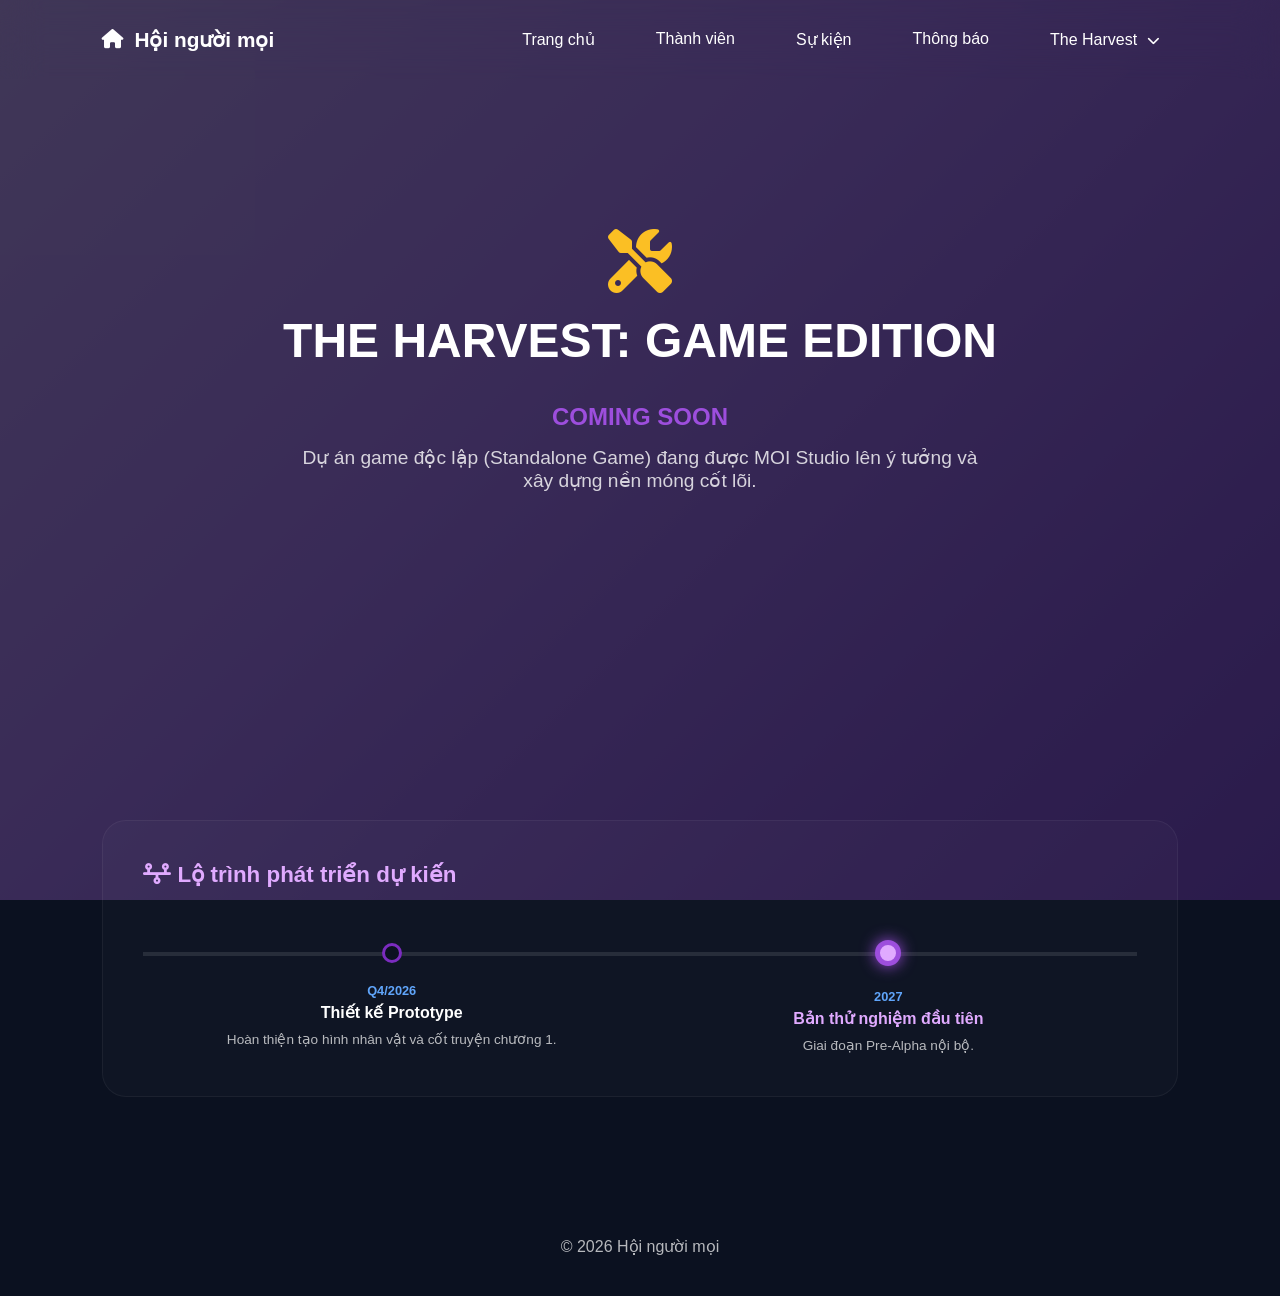
<file: harvest-game.html>
<!doctype html>
<html lang="vi">
  <head>
    <meta charset="UTF-8" />
    <meta name="viewport" content="width=device-width, initial-scale=1.0" />
    <title>The Harvest: Game Edition - Hội người mọi</title>
    <link rel="icon" href="assets/logo.png" />
    <link rel="stylesheet" href="css/style.css" />
    <link
      rel="stylesheet"
      href="https://cdnjs.cloudflare.com/ajax/libs/font-awesome/6.5.2/css/all.min.css"
    />
    <link rel="stylesheet" href="https://unpkg.com/aos@next/dist/aos.css" />
  </head>
  <body>
    <div class="background"></div>
    <!-- Chèn NAV Đã sửa đổi ở Phần 2 vào đây -->

    <nav>
      <a href="index.html" class="nav-logo">
        <i class="fa-solid fa-house"></i>
        Hội người mọi
      </a>

      <button class="menu-toggle" title="Mở menu">
        <i class="fa-solid fa-bars"></i>
      </button>

      <div class="nav-links">
        <a href="index.html">Trang chủ</a>
        <a href="members.html">Thành viên</a>
        <a href="events.html">Sự kiện</a>
        <a href="announce.html">Thông báo</a>

        <!-- Menu thả xuống dành cho The Harvest -->
        <div class="nav-dropdown">
          <a href="javascript:void(0);" class="dropdown-toggle"
            >The Harvest
            <i
              class="fa-solid fa-chevron-down"
              style="font-size: 0.8rem; margin-left: 5px"
            ></i
          ></a>
          <div class="dropdown-menu">
            <a href="harvest-game.html">Game Edition</a>
            <a href="harvest-minecraft.html">Minecraft Modpack Edition</a>
            <a href="harvest-bot.html">Discord Bot Game Edition</a>
          </div>
        </div>
      </div>
    </nav>

    <header class="hero" data-aos="fade-up" style="min-height: 80vh">
      <i
        class="fa-solid fa-screwdriver-wrench"
        style="
          font-size: 4rem;
          color: #fbbf24;
          margin-bottom: 20px;
          animation: glow 1.5s infinite alternate;
        "
      ></i>
      <h1>THE HARVEST: GAME EDITION</h1>
      <h2 style="color: #9d4edd; margin: 15px 0">COMING SOON</h2>
      <p>
        Dự án game độc lập (Standalone Game) đang được MOI Studio lên ý tưởng và
        xây dựng nền móng cốt lõi.
      </p>
    </header>

    <section class="harvest-overview-section" data-aos="fade-up">
      <div class="roadmap-container">
        <h3>
          <i class="fa-solid fa-timeline"></i> Lộ trình phát triển dự kiến
        </h3>
        <div class="timeline-wrapper" id="gameRoadmapTimeline"></div>
      </div>
    </section>

    <!-- Khu vực nạp dữ liệu rỗng tự động -->
    <div id="harvestEventsPage" style="display: none"></div>
    <div id="harvestAnnouncementsPage" style="display: none"></div>

    <footer>© 2026 Hội người mọi</footer>
    <script src="js/main.js"></script>
    <script src="https://unpkg.com/aos@next/dist/aos.js"></script>
    <script>
      AOS.init({ duration: 800, once: false, offset: 100 });
    </script>
  </body>
</html>
</file>
<file: css/style.css>
* {
  margin: 0;
  padding: 0;
  box-sizing: border-box;
}

body {
  font-family:
    Segoe UI,
    sans-serif;

  background: #0b1120;

  color: white;

  overflow-x: hidden;
}

nav {
  position: fixed;

  top: 0;

  width: 100%;

  padding: 20px 8%;

  display: flex;

  justify-content: space-between;

  align-items: center;

  -webkit-backdrop-filter: blur(15px);

  backdrop-filter: blur(20px);

  z-index: 100;
}

.nav-links a.active {
  background: #7c1dbb;

  box-shadow: 0 0 20px rgba(255, 255, 255, 0.384);
}

.nav-links {
  display: flex;

  gap: 25px;
}

.nav-links a {
  text-decoration: none;

  color: white;

  padding: 10px 18px;

  border-radius: 12px;

  transition: all 0.3s ease;
}

.nav-links a:hover {
  background: rgba(255, 255, 255, 0.384);

  box-shadow: 0 0 20px rgba(255, 255, 255, 0.384);

  transform: translateY(-2px);
}

.hero {
  min-height: 61vh;

  display: flex;

  flex-direction: column;

  justify-content: center;

  align-items: center;

  text-align: center;

  padding: 20px;
}

.logo {
  width: 180px;

  border-radius: 50%;

  margin-bottom: 20px;

  animation: glow 1.5s infinite alternate;
}

.nav-logo {
  display: flex;

  align-items: center;

  gap: 10px;

  font-size: 1.3rem;

  font-weight: 700;

  color: white;

  text-decoration: none;

  transition: all 0.3s ease;
}

.nav-logo:hover {
  color: #5865f2;

  transform: translateY(-2px);
}

.nav-logo i {
  font-size: 1.2rem;

  transition: all 0.3s ease;
}

.nav-logo:hover i {
  transform: scale(1.2);
}

@keyframes glow {
  from {
    box-shadow: 0 0 15px rgba(255, 255, 255, 0.2);
  }

  to {
    box-shadow: 0 0 35px rgba(88, 101, 242, 0.7);
  }
}

.hero h1 {
  font-size: 3rem;

  margin-bottom: 20px;
}

.hero p {
  max-width: 700px;

  font-size: 1.2rem;

  opacity: 0.8;
}

.hero-buttons {
  margin-top: 30px;

  display: flex;

  gap: 20px;

  flex-wrap: wrap;
}

.background {
  position: fixed;

  inset: 0;

  z-index: -1;

  background: linear-gradient(
    -45deg,
    #3c096c,
    #5a189a,
    #7b2cbf,
    #9d4edd,
    #c77dff,
    #e0aaff
  );

  background-size: 200% 200%;

  animation: bgMoveMobile 12s ease infinite;
  opacity: 0.25;

  animation: bgMove 15s ease infinite;

  opacity: 0.25;

  will-change: transform;
}

@keyframes bgMove {
  0% {
    background-position: 0% 50%;
  }

  50% {
    background-position: 100% 50%;
  }

  100% {
    background-position: 0% 50%;
  }
}

@keyframes bgMoveMobile {
  0% {
    transform: scale(1) rotate(0deg);
  }
  50% {
    transform: scale(1.1) rotate(2deg);
  }
  100% {
    transform: scale(1) rotate(0deg);
  }
}

.members-page {
  padding-top: 120px;

  padding-left: 8%;

  padding-right: 8%;
}

.members-page h1 {
  text-align: center;

  margin-bottom: 50px;
}

#membersContainer {
  display: grid;

  grid-template-columns: repeat(auto-fit, minmax(3px, 320px));

  gap: 25px;
}

.member-card {
  background: rgba(255, 255, 255, 0.08);

  -webkit-backdrop-filter: blur(15px);

  backdrop-filter: blur(15px);

  border: 1px solid rgba(255, 255, 255, 0.1);

  border-radius: 20px;

  padding: 25px;

  text-align: center;

  flex: 0 0 320px;

  width: 320px;

  transform: scale(0.95);

  transition: transform 0.3s ease;

  position: relative;
}

.member-card:hover {
  transform: translateY(-4px) scale(1.02) !important;
  z-index: 4;
  box-shadow: 0 0 25px rgba(0, 0, 0, 0.3);
}

.member-card img {
  width: 120px;

  height: 120px;

  border-radius: 50%;

  object-fit: cover;

  margin-bottom: 15px;
}

.member-card h3 {
  margin-bottom: 10px;
}

.member-card span {
  display: inline-block;

  background: #5865f2;

  padding: 5px 12px;

  border-radius: 10px;

  margin-bottom: 15px;
}

.events-page {
  padding-top: 120px;

  padding-left: 8%;

  padding-right: 8%;
}

.events-page h1 {
  text-align: center;

  margin-bottom: 50px;
}

#eventsContainer {
  display: flex;

  flex-direction: column;

  gap: 25px;

  max-width: 500px;

  margin: auto;
}

.event-card {
  overflow: hidden;

  background: rgba(255, 255, 255, 0.08);

  -webkit-backdrop-filter: blur(15px);

  backdrop-filter: blur(15px);

  border-radius: 20px;

  border: 1px solid rgba(255, 255, 255, 0.1);

  transform: scale(0.95);

  transition: transform 0.3s ease;
}

.event-card:hover {
  transform: translateY(-8px) !important;
  box-shadow: 0 0 25px rgba(0, 0, 0, 0.3);
}

.event-banner {
  width: 100%;

  height: 220px;

  object-fit: cover;
}

.event-content {
  padding: 20px;
}

.event-date {
  margin: 15px 0;

  color: #60a5fa;
}

.event-btn {
  display: inline-block;

  margin-top: 15px;

  padding: 10px 20px;

  border-radius: 10px;

  background: #5865f2;

  color: white;

  text-decoration: none;

  transition: all 0.3s ease;
}

.event-btn:hover {
  transform: translateY(-2px);

  background: rgba(255, 255, 255, 0.384);

  box-shadow: 0 0 20px rgba(255, 255, 255, 0.384);
}

.announce-page {
  padding-top: 120px;

  padding-left: 8%;

  padding-right: 8%;
}

.announce-page h1 {
  text-align: center;

  margin-bottom: 50px;
}

#announceContainer {
  display: flex;

  flex-direction: column;

  gap: 25px;

  max-width: 1000px;

  margin: auto;
}

.announce-card {
  background: rgba(255, 255, 255, 0.08);

  -webkit-backdrop-filter: blur(15px);

  backdrop-filter: blur(15px);

  border-radius: 20px;

  border: 1px solid rgba(255, 255, 255, 0.1);

  padding: 25px;
}

.announce-card:hover {
  transform: translateY(-8px) !important;
  box-shadow: 0 0 25px rgba(0, 0, 0, 0.3);
}

section h2 {
  margin-bottom: 30px;
}

.announce-card h2 {
  margin: 15px 0;
}

.announce-date {
  color: #94a3b8;

  margin-bottom: 15px;
}

.announce-tag {
  display: inline-block;

  background: #5865f2;

  padding: 6px 14px;

  border-radius: 10px;

  font-size: 0.9rem;
}

.pinned {
  color: #fbbf24;

  font-weight: bold;

  margin-bottom: 15px;
}

.about {
  max-width: 1000px;

  margin: auto;

  padding: 100px 20px;

  text-align: center;
}

.about h2 {
  margin-bottom: 30px;

  font-size: 2.5rem;
}

.about p {
  line-height: 1.8;

  opacity: 0.85;
}

.latest-events {
  padding: 100px 8%;
}

#latestEvents {
  display: flex;

  gap: 25px;
}

.mini-card {
  overflow: hidden;

  border-radius: 20px;

  background: rgba(255, 255, 255, 0.08);

  -webkit-backdrop-filter: blur(15px);

  backdrop-filter: blur(15px);

  flex: 0 0 320px;

  flex-shrink: 0;

  width: 320px;

  scroll-snap-align: none;

  cursor: pointer;

  transform: scale(0.95);

  transition: transform 0.3s ease;

  position: relative;
}

.mini-card:hover,
.announcement-preview:hover,
.member-card:hover,
.announce-card:hover,
.event-card:hover,
.contact-card:hover {
  transform: translateY(-4px) scale(1.02) !important;
  z-index: 4;
  box-shadow: 0 0 15px rgba(0, 0, 0, 0.3);
  transition:
    transform 0.3s ease,
    opacity 0.3s ease,
    box-shadow 0.3s ease !important;
}

.mini-card img {
  width: 100%;

  height: 180px;

  object-fit: cover;
}

.mini-card h3 {
  padding: 15px;
}

.mini-card p {
  padding: 0 15px 15px;
}

.latest-announcements {
  padding: 10px 8%;
}

#latestAnnouncements {
  display: flex;

  gap: 25px;
}

.announcement-preview {
  padding: 25px;

  border-radius: 20px;

  background: rgba(255, 255, 255, 0.08);

  -webkit-backdrop-filter: blur(15px);

  backdrop-filter: blur(15px);

  flex: 0 0 320px;

  width: 320px;

  transition:
    transform 0.3s ease,
    opacity 0.3s ease,
    box-shadow 0.3s ease !important;
}

.mini-card,
.announcement-preview {
  flex: 0 0 320px;
  width: 320px;
  scroll-snap-align: none;
  transition:
    transform 0.3s ease,
    opacity 0.3s ease,
    box-shadow 0.3s ease !important;
}

.member-card,
.announce-card,
.event-card,
.contact-card {
  transition-property: transform, opacity, box-shadow;
  transition-duration: 0.3s, 1s, 0.3s;
  transition-timing-function: ease;
}

.contact-section {
  padding: 100px 8%;
}

.contact-grid {
  display: grid;

  grid-template-columns: repeat(auto-fit, minmax(250px, 1fr));

  gap: 25px;
}

.contact-card {
  padding: 40px;

  text-align: center;

  text-decoration: none;

  color: white;

  border-radius: 20px;

  background: rgba(255, 255, 255, 0.08);

  -webkit-backdrop-filter: blur(15px);

  backdrop-filter: blur(15px);

  transition: 0.3s;
}

.contact-card:hover {
  transform: translateY(-8px);
}

.discord-card {
  background: linear-gradient(135deg, #5865f2, #404eed);
}

.discord-card:hover {
  box-shadow: 0 0 25px rgba(88, 101, 242, 0.5);
}

.facebook-card {
  background: linear-gradient(135deg, #1877f2, #0d5cc0);
}

.facebook-card:hover {
  box-shadow: 0 0 25px rgba(24, 119, 242, 0.5);
}

.instagram-card {
  background: linear-gradient(135deg, #f58529, #dd2a7b, #8134af, #515bd4);
}

.instagram-card:hover {
  box-shadow: 0 0 25px rgba(221, 42, 123, 0.5);
}

footer {
  text-align: center;

  padding: 40px;

  opacity: 0.7;
}

.menu-toggle {
  display: none;

  background: none;

  border: none;

  color: white;

  font-size: 1.5rem;

  cursor: pointer;
}

.mini-card,
.announcements-wrapper .announcement-preview {
  flex: 0 0 320px;
  width: 320px;
  scroll-snap-align: none;
  transition:
    transform 0.6s ease,
    opacity 1s ease,
    box-shadow 0.3s ease !important;
}

@media (max-width: 768px) {
  .menu-toggle {
    display: block;
  }

  .nav-links {
    position: absolute;
    top: 70px;
    right: 20px;
    width: 220px;
    background: rgba(11, 17, 32, 0.95);
    backdrop-filter: blur(15px);
    border-radius: 15px;
    display: flex;
    flex-direction: column;
    padding: 15px;
    gap: 10px;
    opacity: 0;
    visibility: hidden;
    transform: translateX(100%);
    transition: all 0.3s ease;
    z-index: 999 !important; /* Đảm bảo thanh nav không bị lấp */
  }

  .nav-links.active {
    opacity: 1;
    visibility: visible;
    transform: translateX(0);
  }

  .hero {
    padding-top: 140px;
  }

  .hero h1 {
    font-size: 2rem;
  }

  .section-header {
    flex-direction: column;
    gap: 10px;
  }

  .mini-card,
  .announcement-preview {
    flex: 0 0 78vw !important;
    width: 78vw !important;
    max-width: 280px;
    padding: 15px !important;
    overflow: hidden;
  }

  .mini-card {
    padding: 0 0 15px 0 !important;
  }

  .mini-card img {
    display: block;
    width: 100% !important;
    height: 140px !important;
    object-fit: cover;
    margin: 0 !important;
    padding: 0 !important;
    border-top-left-radius: 20px !important;
    border-top-right-radius: 20px !important;
    border-bottom-left-radius: 0 !important;
    border-bottom-right-radius: 0 !important;
  }

  .scroll-btn {
    display: none !important;
  }

  .horizontal-scroll {
    margin: 0 !important;
    padding: 25px 0px !important;
    gap: 16px !important;
    -webkit-overflow-scrolling: touch;
  }

  .horizontal-scroll::before,
  .horizontal-scroll::after {
    content: "";
    display: block;
    flex: 0 0 2px;
    max-width: 20px;
    visibility: hidden;
  }

  .events-wrapper,
  .announcements-wrapper {
    padding: 0px !important;
    overflow: hidden;
  }

  .body {
    background: #0b1120 !important;
  }

  .members-page,
  .events-page,
  .announce-page,
  .about,
  .latest-events,
  .latest-announcements {
    background: transparent !important;
  }

  .harvest-intro-container {
    flex-direction: column;
    padding: 20px;
  }

  .harvest-gallery-grid {
    width: 100%;
  }

  .timeline-wrapper {
    flex-direction: column;
    gap: 30px;
    padding-left: 20px;
  }

  .timeline-wrapper::before {
    width: 4px;
    height: 100%;
    top: 0;
    left: 28px;
  }

  .timeline-item {
    display: flex;
    text-align: left;
    align-items: flex-start;
    gap: 20px;
    padding: 0;
  }

  .timeline-dot {
    margin: 4px 0 0 0;
    flex-shrink: 0;
  }

  .current-node .timeline-dot {
    transform: translateX(-3px);
  }

  /* SỬA LẠI ĐOẠN NAV DROPDOWN TRÊN MOBILE */
  .nav-dropdown {
    width: 100%;
    display: block !important;
    text-align: left;
    position: relative;
  }

  .dropdown-menu {
    position: absolute !important; /* Chuyển lại thành absolute để kiểm soát vị trí tự do */
    top: 100% !important; /* Nằm ngay dưới đáy của nút The Harvest */
    right: 0 !important;   /* Căn sát lề phải của menu chính */
    left: auto !important;  /* Bỏ lề trái để menu tự động tràn và mở rộng về phía BÊN TRÁI */
    transform: none !important; /* Xóa bỏ hoàn toàn lệnh căn giữa dịch chuyển của PC */
    
    /* Thu hẹp chiều rộng menu con lại một chút để nằm vừa khít bên trong khối nav-links (220px) */
    width: 190px !important; 
    
    background: rgba(11, 17, 32, 0.98) !important; /* Nền tối đậm để nhìn rõ chữ */
    border: 1px solid rgba(255, 255, 255, 0.1) !important;
    border-radius: 10px !important;
    padding: 0 !important;
    margin-top: 5px !important;
    
    /* Hiệu ứng ẩn mặc định */
    max-height: 0 !important;
    overflow: hidden !important;
    opacity: 0 !important;
    visibility: hidden !important;
    transition: all 0.3s ease-out !important;
    box-shadow: 0 10px 25px rgba(0, 0, 0, 0.5) !important;
    z-index: 1000 !important;
  }

  /* ĐẢM BẢO HIỆN DROPDOWN KHI ĐƯỢC BẤM TRÊN MOBILE */
  .nav-dropdown.mobile-open .dropdown-menu {
    max-height: 250px !important; /* Bung chiều cao vừa đủ cho 3 trang con */
    opacity: 1 !important;
    visibility: visible !important;
    overflow: visible !important;
    padding: 8px 0 !important;
  }

  /* Xử lý hiển thị chữ của các trang con bên trong */
  .nav-dropdown .dropdown-menu a {
    padding: 10px 15px !important;
    font-size: 0.88rem !important; /* Chữ nhỏ hơn một chút cho tinh tế */
    color: rgba(255, 255, 255, 0.85) !important;
    display: block !important;
    width: 100% !important;
    text-align: left !important; /* Chữ luôn canh đều bên trái */
  }

  .nav-dropdown .dropdown-menu a:hover {
    background: rgba(124, 29, 187, 0.4) !important;
    color: white !important;
  }

  .nav-dropdown.mobile-open .dropdown-toggle i {
    transform: rotate(180deg); /* Xoay mũi tên lên khi mở */
  }

  .dropdown-toggle {
    display: flex !important;
    justify-content: space-between; /* Đẩy chữ sang trái, mũi tên sang phải kịch kim */
    align-items: center;
    width: 100%;
    white-space: nowrap; /* BẮT BUỘC: Ép chữ không bao giờ được tự xuống dòng */
  }

  /* ĐOẠN RESPONSIVE CHO MINECRAFT CARD TRÊN MOBILE */
  #modpackContainer {
    grid-template-columns: repeat(auto-fit, minmax(240px, 1fr)) !important;
    gap: 16px !important;
  }
}

/* --- ĐOẠN NÀY ĐỂ BÊN NGOÀI MEDIA QUERIES (DÀNH CHO GIAO DIỆN PC CHUNG) --- */
.section-header {
  display: flex;
  justify-content: space-between;
  align-items: center;
  margin-bottom: 30px;
}

.view-more {
  color: #7aa2ff;
  text-decoration: none;
  font-weight: 600;
  transition: 0.3s;
}

.view-more:hover {
  color: white;
  transform: translateX(5px);
}

.event-upcoming {
  color: #facc15;
  font-weight: 700;
}

.event-ongoing {
  color: #22c55e;
  font-weight: 700;
}

.event-finished {
  color: #ef4444;
  font-weight: 700;
}

.horizontal-scroll {
  display: flex;
  gap: 25px;
  overflow-x: auto;
  overflow-y: visible;
  scroll-behavior: smooth;
  scroll-snap-type: x mandatory;
  scroll-padding-left: 20px;
  padding: 25px 20px;
  margin: -25px -20px;
  scrollbar-width: none;
  flex-wrap: nowrap;
}

.horizontal-scroll::-webkit-scrollbar {
  display: none;
}

.horizontal-scroll:hover .mini-card,
.horizontal-scroll:hover .announcement-preview {
  opacity: 0.4;
}

.horizontal-scroll .mini-card:hover,
.horizontal-scroll .announcement-preview:hover {
  transform: translateY(-12px) scale(1.05) !important;
  z-index: 20;
  opacity: 1 !important;
  box-shadow: 0 5px 15px rgba(0, 0, 0, 0.5);
}

.scroll-btn {
  position: absolute;
  top: 50%;
  transform: translateY(-50%);
  width: 50px;
  height: 50px;
  border: none;
  border-radius: 50%;
  background: rgba(255, 255, 255, 0.15);
  backdrop-filter: blur(10px);
  color: white;
  cursor: pointer;
  z-index: 20;
  transition:
    transform 0.6s ease,
    opacity 0.6s ease,
    box-shadow 0.6s ease !important;
}

.scroll-btn:hover {
  transform: translateY(-10%) scale(1.1) !important;
  box-shadow: 0 0 20px rgba(0, 0, 0, 0.3);
}

.left {
  left: -35px;
}

.right {
  right: -35px;
}

.events-wrapper,
.announcements-wrapper {
  position: relative;
  padding: 0px 60px;
  overflow: visible;
}

.clickable-card {
  cursor: pointer;
}

.harvest-overview-section {
  padding: 100px 8%;
}

.harvest-intro-container {
  display: flex;
  gap: 40px;
  align-items: center;
  background: rgba(255, 255, 255, 0.04);
  padding: 40px;
  border-radius: 24px;
  border: 1px solid rgba(255, 255, 255, 0.08);
  backdrop-filter: blur(15px);
  margin-bottom: 40px;
}

.harvest-text-block {
  flex: 1;
}

.harvest-text-block h3 {
  font-size: 1.8rem;
  margin-bottom: 15px;
  color: #c77dff;
}

.harvest-text-block p {
  line-height: 1.7;
  opacity: 0.85;
  margin-bottom: 25px;
}

.gameplay-tags {
  display: flex;
  gap: 15px;
  flex-wrap: wrap;
}

.gameplay-tags span {
  background: rgba(124, 29, 187, 0.3);
  border: 1px solid #9d4edd;
  padding: 8px 16px;
  border-radius: 50px;
  font-size: 0.9rem;
}

.harvest-gallery-grid {
  display: flex;
  gap: 20px;
  flex: 1;
}

.gallery-item {
  flex: 1;
  height: 200px;
  border-radius: 16px;
  overflow: hidden;
  border: 1px solid rgba(255, 255, 255, 0.1);
}

.gallery-item img {
  width: 100%;
  height: 100%;
  object-fit: cover;
  transition: transform 0.5s ease;
}

.gallery-item:hover img {
  transform: scale(1.1);
}

.roadmap-container {
  background: rgba(255, 255, 255, 0.02);
  padding: 40px;
  border-radius: 24px;
  border: 1px solid rgba(255, 255, 255, 0.05);
}

.roadmap-container h3 {
  margin-bottom: 35px;
  font-size: 1.4rem;
  color: #e0aaff;
}

.timeline-wrapper {
  display: flex;
  justify-content: space-between;
  position: relative;
  padding-top: 20px;
}

.timeline-wrapper::before {
  content: "";
  position: absolute;
  top: 29px;
  left: 0;
  width: 100%;
  height: 4px;
  background: rgba(255, 255, 255, 0.1);
  z-index: 1;
}

.timeline-item {
  flex: 1;
  position: relative;
  z-index: 2;
  text-align: center;
  padding: 0 15px;
}

.timeline-dot {
  width: 20px;
  height: 20px;
  border-radius: 50%;
  background: #0b1120;
  border: 3px solid #7b2cbf;
  margin: 0 auto 20px;
  transition: all 0.3s ease;
}

.timeline-content h4 {
  margin-bottom: 8px;
  color: white;
}

.timeline-content p {
  font-size: 0.85rem;
  opacity: 0.7;
  line-height: 1.5;
}

.milestone-date {
  display: block;
  font-size: 0.8rem;
  color: #60a5fa;
  margin-bottom: 5px;
  font-weight: 600;
}

.current-node .timeline-dot {
  width: 26px;
  height: 26px;
  background: #e0aaff;
  border: 5px solid #9d4edd;
  transform: translateY(-3px);
  box-shadow: 0 0 15px #9d4edd;
}

.current-node .timeline-content h4 {
  color: #e0aaff;
}

.nav-dropdown {
  position: relative;
  display: inline-flex;
  align-items: center;
  vertical-align: middle;
}

.dropdown-menu {
  position: absolute;
  top: 100%;
  left: 50%;
  transform: translateX(-50%) translateY(10px);
  background: rgba(11, 17, 32, 0.95);
  backdrop-filter: blur(20px);
  border: 1px solid rgba(255, 255, 255, 0.1);
  min-width: 240px;
  border-radius: 12px;
  padding: 10px 0;
  display: flex;
  flex-direction: column;
  gap: 5px;
  opacity: 0;
  visibility: hidden;
  transition: all 0.3s ease;
  box-shadow: 0 10px 30px rgba(0, 0, 0, 0.5);
}

.dropdown-menu a {
  border-radius: 0 !important;
  padding: 12px 20px !important;
  width: 100%;
  text-align: left;
}

.dropdown-menu a:hover {
  background: rgba(255, 255, 255, 0.1) !important;
  box-shadow: none !important;
  transform: none !important;
}

@media (min-width: 769px) {
  .nav-dropdown:hover .dropdown-menu {
    opacity: 1;
    visibility: visible;
    transform: translateX(-50%) translateY(0);
  }
}

.harvest-minecraft-card {
  display: flex;
  flex-direction: column;
  justify-content: flex-start;
  height: 100%;
}

.harvest-minecraft-card p {
  flex-grow: 1;
  margin-bottom: 20px;
}

.harvest-minecraft-card .event-btn {
  margin-top: auto !important;
  width: 100%;
  text-align: center;
}

/* ĐƯA ĐOẠN CẤU HÌNH 5 CỘT PC RA NGOÀI MEDIA MOBILE */
#modpackContainer {
  display: grid;
  grid-template-columns: repeat(5, 1fr); /* PC hiển thị chuẩn 5 cột */
  gap: 20px;
  width: 100%;
}
</file>
